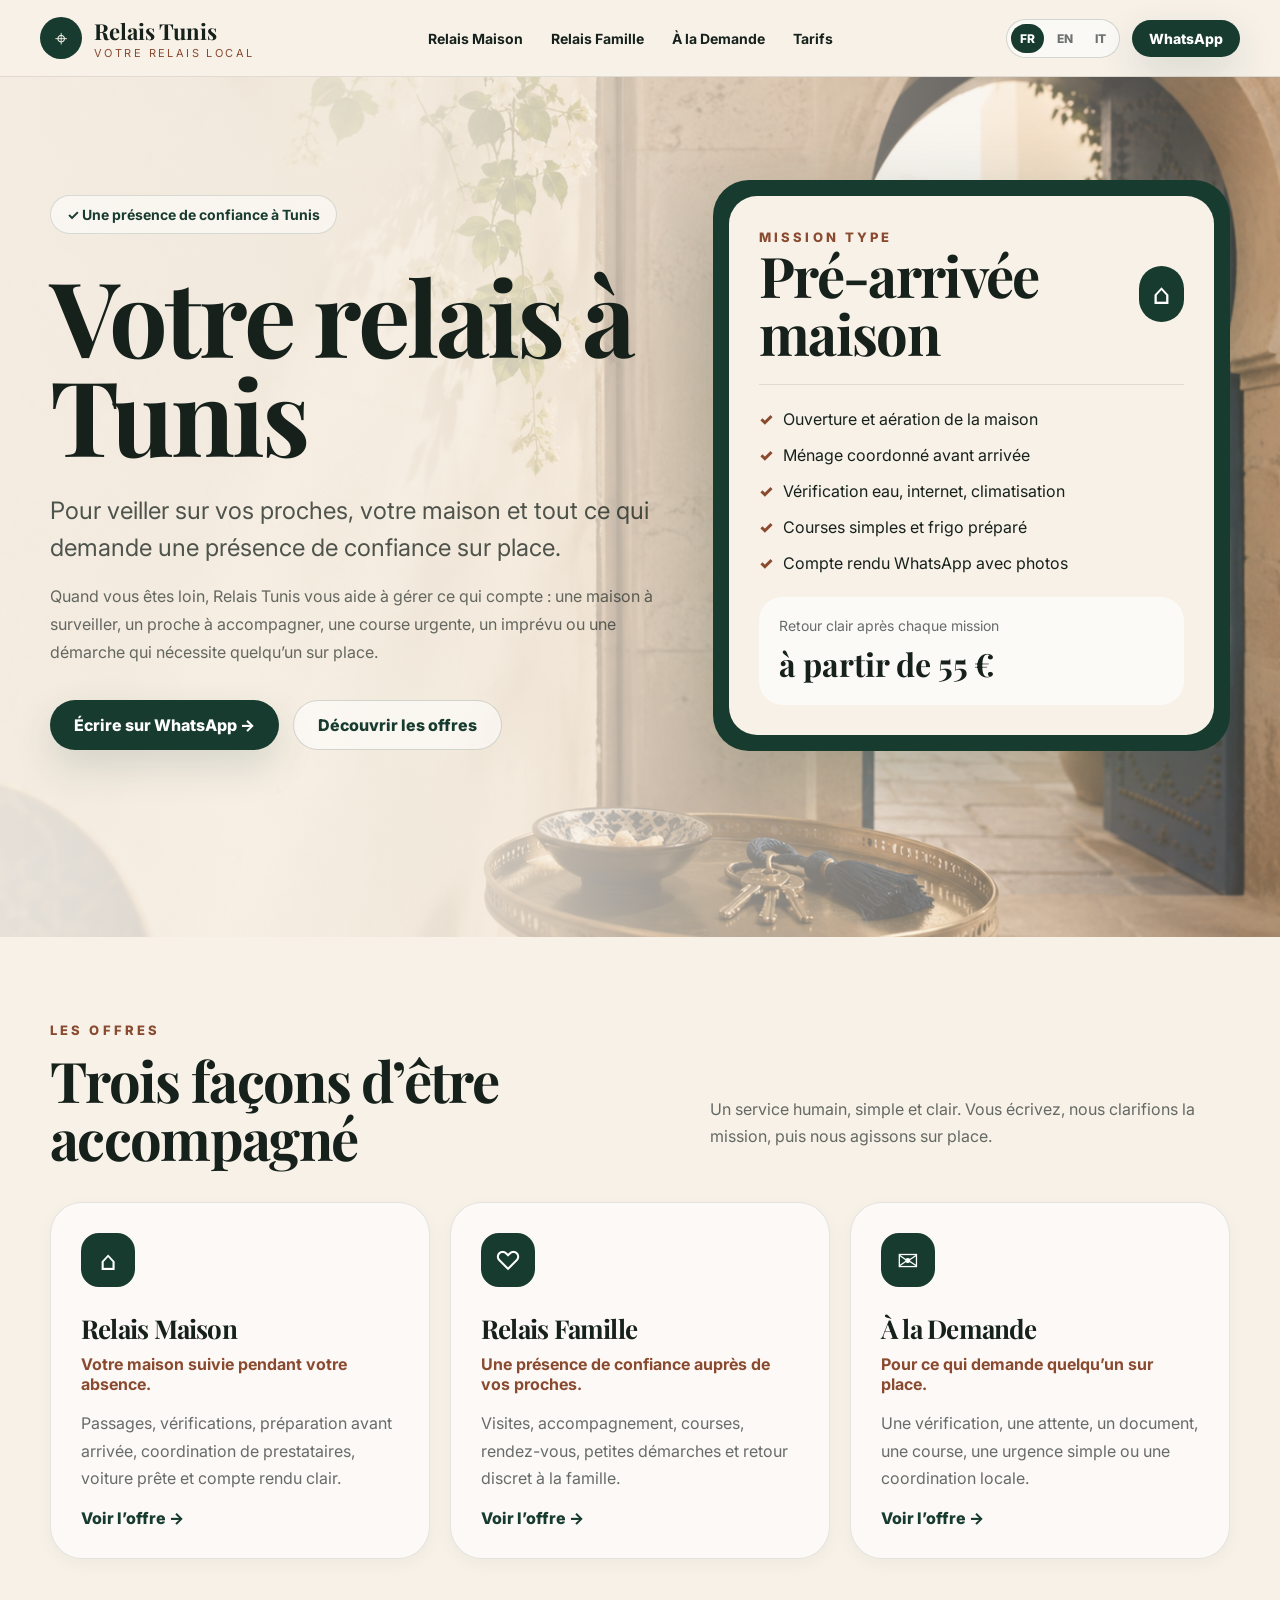
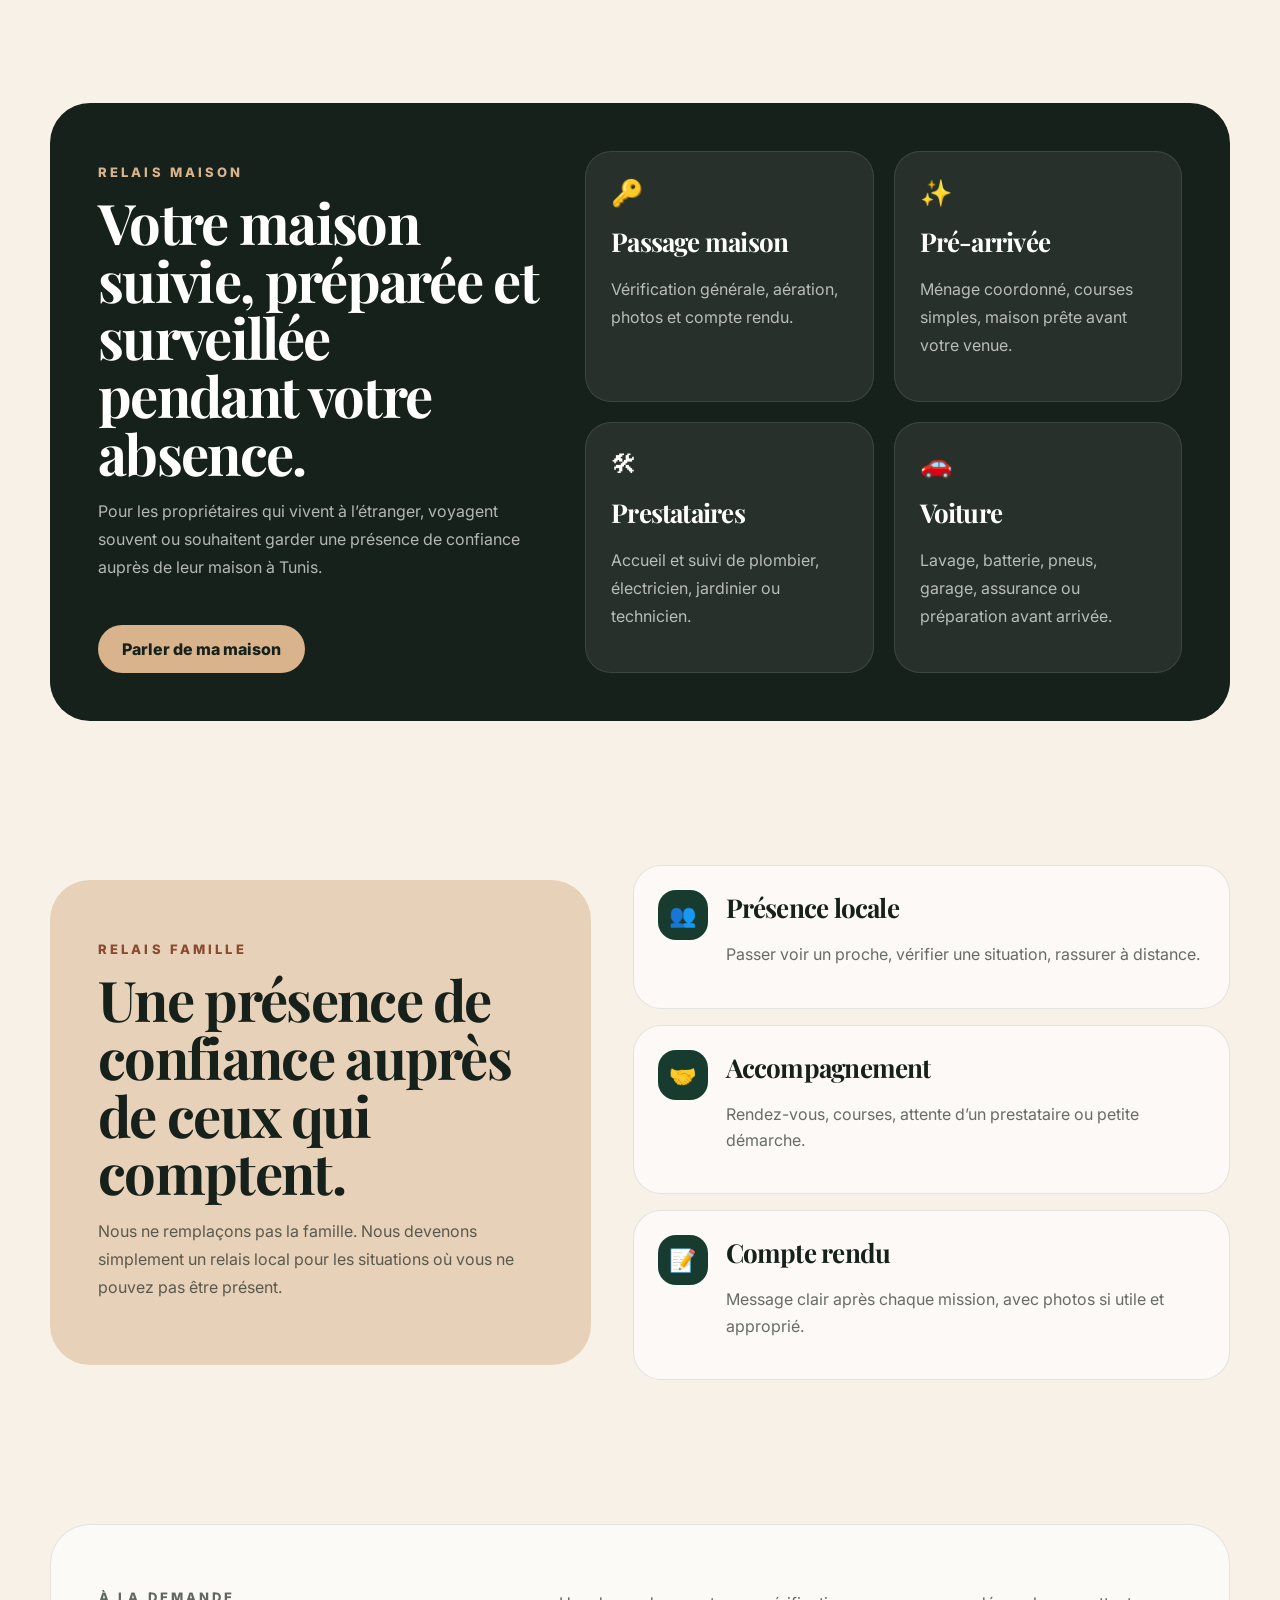
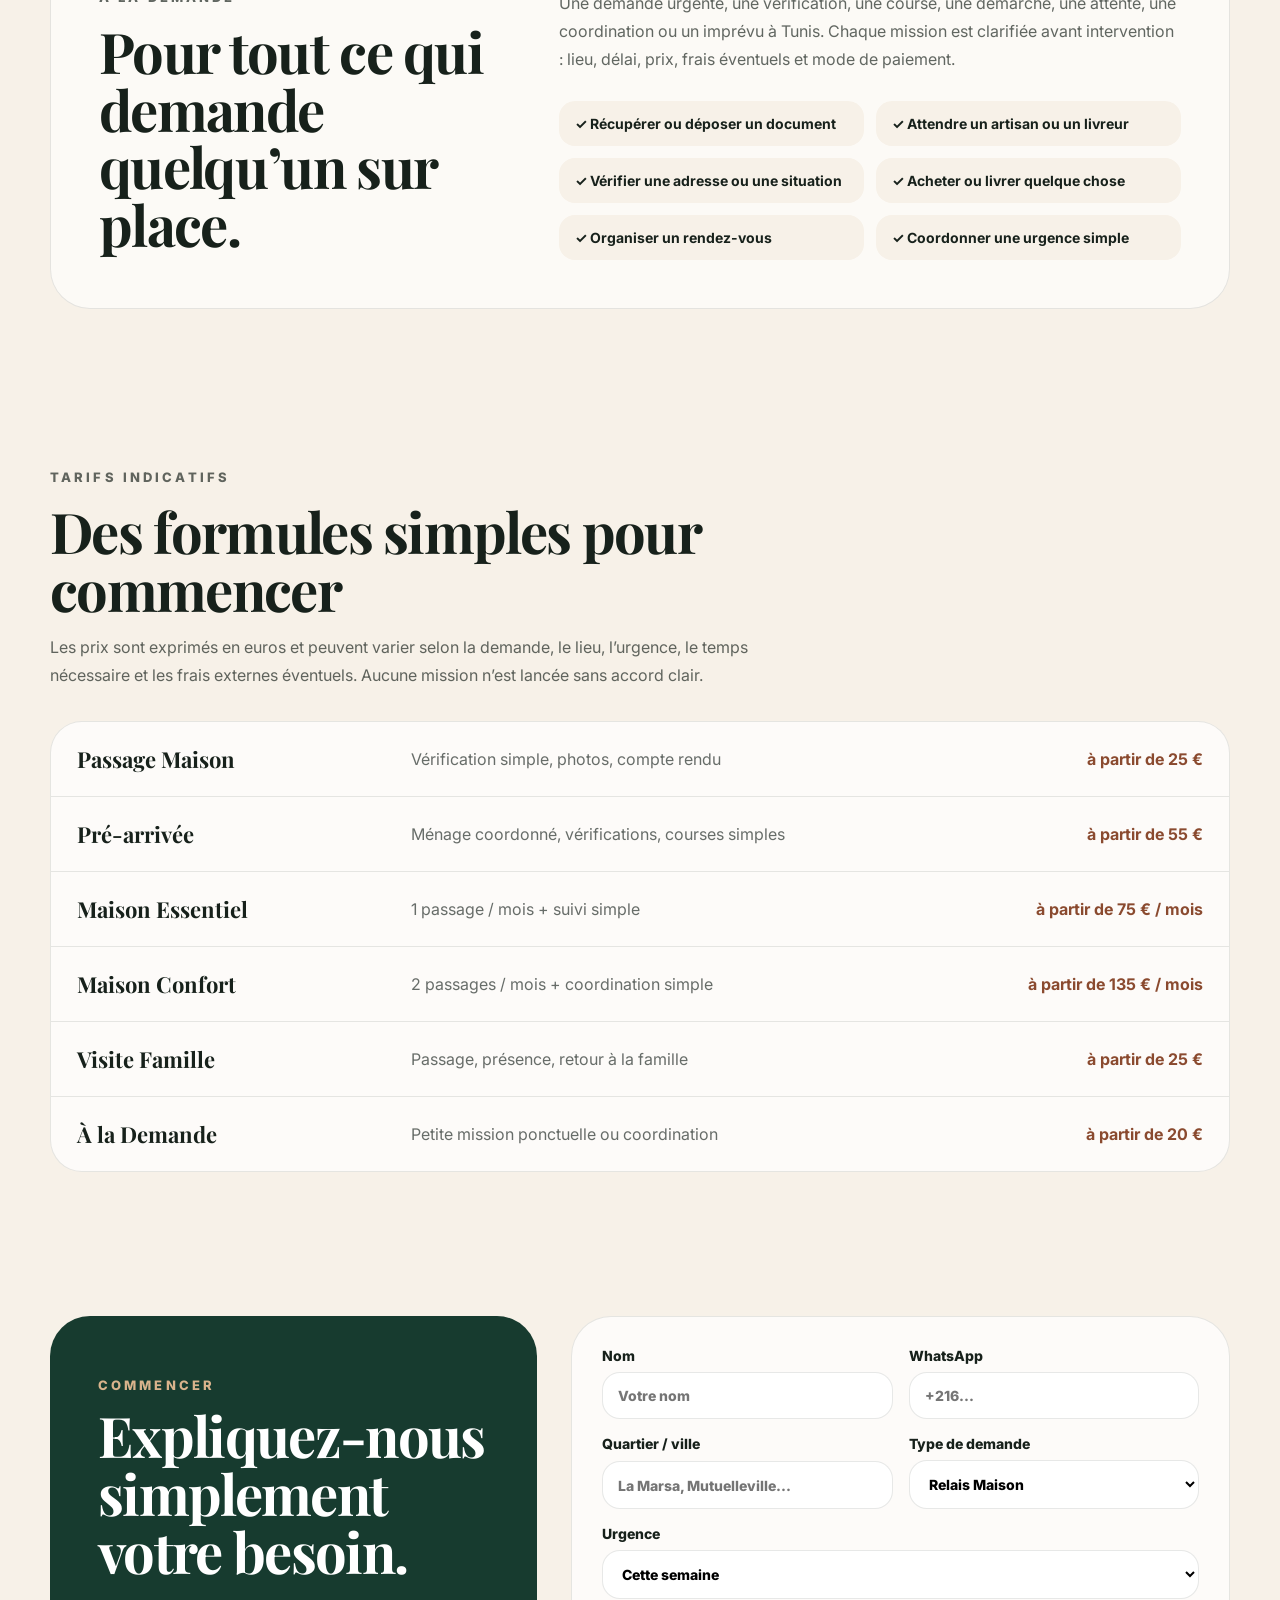
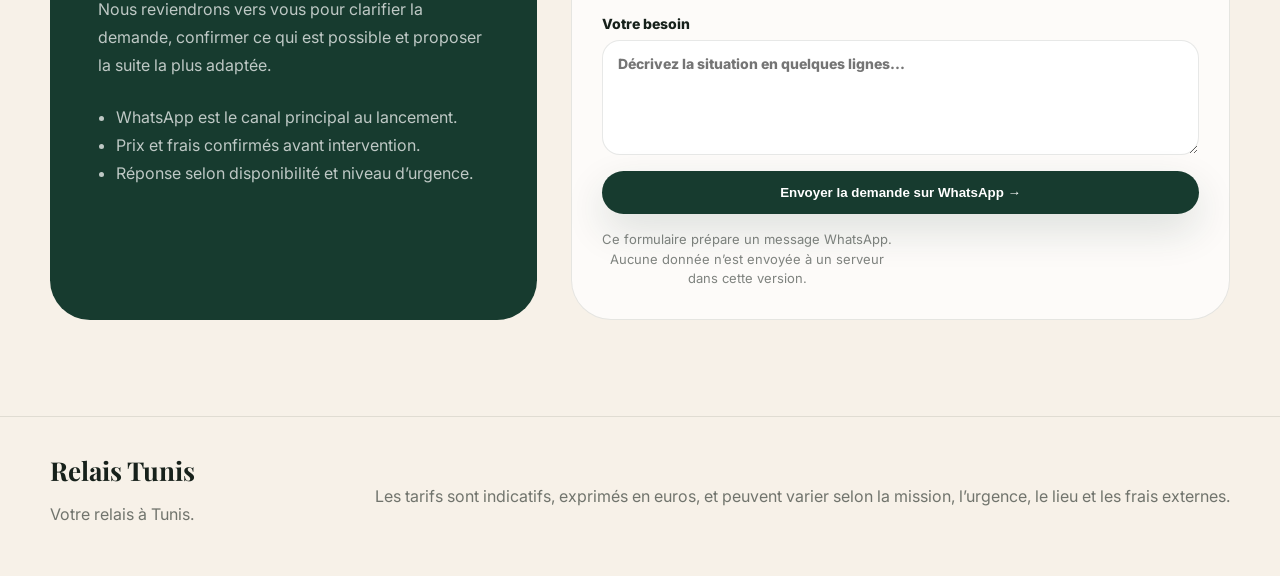
<file: index.html>
<!doctype html>
<html lang="fr">
<head>
  <meta charset="utf-8" />
  <meta name="viewport" content="width=device-width, initial-scale=1" />
  <title>Relais Tunis — Votre relais à Tunis</title>
  <meta name="description" content="Relais Tunis vous aide à veiller sur vos proches, votre maison et tout ce qui demande une présence de confiance sur place à Tunis." />
  <meta property="og:title" content="Relais Tunis" />
  <meta property="og:description" content="Maison, famille et demandes locales à Tunis avec une présence de confiance sur place." />
  <meta property="og:type" content="website" />
  <link rel="alternate" hreflang="fr" href="index.html?lang=fr" />
  <link rel="alternate" hreflang="en" href="index.html?lang=en" />
  <link rel="alternate" hreflang="it" href="index.html?lang=it" />
  <link rel="preconnect" href="https://fonts.googleapis.com">
  <link rel="preconnect" href="https://fonts.gstatic.com" crossorigin>
  <link href="https://fonts.googleapis.com/css2?family=Inter:wght@400;500;600;700;800&family=Playfair+Display:wght@600;700&display=swap" rel="stylesheet">
  <link rel="stylesheet" href="styles.css" />
</head>
<body>
  <header class="site-header">
    <a class="brand" href="#top"><span class="brand-mark">⌖</span><span><strong>Relais Tunis</strong><small data-i18n="tagline">Votre relais local</small></span></a>
    <nav class="desktop-nav"><a href="#maison" data-i18n="navMaison">Relais Maison</a><a href="#famille" data-i18n="navFamille">Relais Famille</a><a href="#demande" data-i18n="navDemande">À la Demande</a><a href="#tarifs" data-i18n="navTarifs">Tarifs</a></nav>
    <div class="header-actions"><div class="language-selector"><a href="index.html?lang=fr" data-lang-link="fr">FR</a><a href="index.html?lang=en" data-lang-link="en">EN</a><a href="index.html?lang=it" data-lang-link="it">IT</a></div><a class="btn btn-dark small" id="headerWhatsapp" target="_blank" rel="noreferrer">WhatsApp</a></div>
  </header>
  <main id="top">
    <section class="hero section"><div class="glow glow-left"></div><div class="glow glow-right"></div><div class="container hero-grid"><div class="hero-copy"><p class="pill" data-i18n="pill">✓ Une présence de confiance à Tunis</p><h1 data-i18n="heroTitle">Votre relais à Tunis</h1><p class="lead" data-i18n="heroLead">Pour veiller sur vos proches, votre maison et tout ce qui demande une présence de confiance sur place.</p><p class="sublead" data-i18n="heroSub">Quand vous êtes loin, Relais Tunis vous aide à gérer ce qui compte : une maison à surveiller, un proche à accompagner, une course urgente, un imprévu ou une démarche qui nécessite quelqu’un sur place.</p><div class="actions"><a class="btn btn-dark" id="heroWhatsapp" target="_blank" rel="noreferrer" data-i18n="heroCta">Écrire sur WhatsApp →</a><a class="btn btn-light" href="#offres" data-i18n="heroSecondary">Découvrir les offres</a></div></div><aside class="mission-card"><div class="mission-inner"><div class="mission-head"><div><small data-i18n="missionLabel">Mission type</small><h2 data-i18n="missionTitle">Pré-arrivée maison</h2></div><span class="round-icon">⌂</span></div><ul class="check-list"><li data-i18n="mission1">Ouverture et aération de la maison</li><li data-i18n="mission2">Ménage coordonné avant arrivée</li><li data-i18n="mission3">Vérification eau, internet, climatisation</li><li data-i18n="mission4">Courses simples et frigo préparé</li><li data-i18n="mission5">Compte rendu WhatsApp avec photos</li></ul><div class="price-box"><span data-i18n="missionNote">Retour clair après chaque mission</span><strong data-i18n="missionPrice">à partir de 55 €</strong></div></div></aside></div></section>
    <section id="offres" class="section"><div class="container"><div class="section-head"><div><p class="eyebrow" data-i18n="offersEyebrow">Les offres</p><h2 data-i18n="offersTitle">Trois façons d’être accompagné</h2></div><p data-i18n="offersIntro">Un service humain, simple et clair. Vous écrivez, nous clarifions la mission, puis nous agissons sur place.</p></div><div class="cards three"><a class="offer-card" href="#maison"><span>⌂</span><h3 data-i18n="cardMaisonTitle">Relais Maison</h3><strong data-i18n="cardMaisonStrong">Votre maison suivie pendant votre absence.</strong><p data-i18n="cardMaisonText">Passages, vérifications, préparation avant arrivée, coordination de prestataires, voiture prête et compte rendu clair.</p><em data-i18n="cardLink">Voir l’offre →</em></a><a class="offer-card" href="#famille"><span>♡</span><h3 data-i18n="cardFamilleTitle">Relais Famille</h3><strong data-i18n="cardFamilleStrong">Une présence de confiance auprès de vos proches.</strong><p data-i18n="cardFamilleText">Visites, accompagnement, courses, rendez-vous, petites démarches et retour discret à la famille.</p><em data-i18n="cardLink">Voir l’offre →</em></a><a class="offer-card" href="#demande"><span>✉</span><h3 data-i18n="cardDemandeTitle">À la Demande</h3><strong data-i18n="cardDemandeStrong">Pour ce qui demande quelqu’un sur place.</strong><p data-i18n="cardDemandeText">Une vérification, une attente, un document, une course, une urgence simple ou une coordination locale.</p><em data-i18n="cardLink">Voir l’offre →</em></a></div></div></section>
    <section id="maison" class="section"><div class="container dark-panel"><div class="panel-copy"><p class="eyebrow light" data-i18n="maisonEyebrow">Relais Maison</p><h2 data-i18n="maisonTitle">Votre maison suivie, préparée et surveillée pendant votre absence.</h2><p data-i18n="maisonText">Pour les propriétaires qui vivent à l’étranger, voyagent souvent ou souhaitent garder une présence de confiance auprès de leur maison à Tunis.</p><a class="btn btn-gold" id="maisonWhatsapp" target="_blank" rel="noreferrer" data-i18n="maisonCta">Parler de ma maison</a></div><div class="cards two compact"><div class="dark-card"><span>🔑</span><h3 data-i18n="maisonA">Passage maison</h3><p data-i18n="maisonAText">Vérification générale, aération, photos et compte rendu.</p></div><div class="dark-card"><span>✨</span><h3 data-i18n="maisonB">Pré-arrivée</h3><p data-i18n="maisonBText">Ménage coordonné, courses simples, maison prête avant votre venue.</p></div><div class="dark-card"><span>🛠</span><h3 data-i18n="maisonC">Prestataires</h3><p data-i18n="maisonCText">Accueil et suivi de plombier, électricien, jardinier ou technicien.</p></div><div class="dark-card"><span>🚗</span><h3 data-i18n="maisonD">Voiture</h3><p data-i18n="maisonDText">Lavage, batterie, pneus, garage, assurance ou préparation avant arrivée.</p></div></div></div></section>
    <section id="famille" class="section"><div class="container split"><div class="warm-panel"><p class="eyebrow" data-i18n="familleEyebrow">Relais Famille</p><h2 data-i18n="familleTitle">Une présence de confiance auprès de ceux qui comptent.</h2><p data-i18n="familleText">Nous ne remplaçons pas la famille. Nous devenons simplement un relais local pour les situations où vous ne pouvez pas être présent.</p></div><div class="stack"><div class="list-card"><span>👥</span><div><h3 data-i18n="familleA">Présence locale</h3><p data-i18n="familleAText">Passer voir un proche, vérifier une situation, rassurer à distance.</p></div></div><div class="list-card"><span>🤝</span><div><h3 data-i18n="familleB">Accompagnement</h3><p data-i18n="familleBText">Rendez-vous, courses, attente d’un prestataire ou petite démarche.</p></div></div><div class="list-card"><span>📝</span><div><h3 data-i18n="familleC">Compte rendu</h3><p data-i18n="familleCText">Message clair après chaque mission, avec photos si utile et approprié.</p></div></div></div></div></section>
    <section id="demande" class="section"><div class="container light-panel"><div><p class="eyebrow" data-i18n="demandeEyebrow">À la Demande</p><h2 data-i18n="demandeTitle">Pour tout ce qui demande quelqu’un sur place.</h2></div><div><p data-i18n="demandeText">Une demande urgente, une vérification, une course, une démarche, une attente, une coordination ou un imprévu à Tunis. Chaque mission est clarifiée avant intervention : lieu, délai, prix, frais éventuels et mode de paiement.</p><div class="mini-grid"><span data-i18n="demande1">✓ Récupérer ou déposer un document</span><span data-i18n="demande2">✓ Attendre un artisan ou un livreur</span><span data-i18n="demande3">✓ Vérifier une adresse ou une situation</span><span data-i18n="demande4">✓ Acheter ou livrer quelque chose</span><span data-i18n="demande5">✓ Organiser un rendez-vous</span><span data-i18n="demande6">✓ Coordonner une urgence simple</span></div></div></div></section>
    <section id="tarifs" class="section"><div class="container"><div class="narrow"><p class="eyebrow" data-i18n="pricingEyebrow">Tarifs indicatifs</p><h2 data-i18n="pricingTitle">Des formules simples pour commencer</h2><p data-i18n="pricingText">Les prix sont exprimés en euros et peuvent varier selon la demande, le lieu, l’urgence, le temps nécessaire et les frais externes éventuels. Aucune mission n’est lancée sans accord clair.</p></div><div class="pricing"><div><strong data-i18n="price1Title">Passage Maison</strong><span data-i18n="price1Text">Vérification simple, photos, compte rendu</span><b data-i18n="price1">à partir de 25 €</b></div><div><strong data-i18n="price2Title">Pré-arrivée</strong><span data-i18n="price2Text">Ménage coordonné, vérifications, courses simples</span><b data-i18n="price2">à partir de 55 €</b></div><div><strong data-i18n="price3Title">Maison Essentiel</strong><span data-i18n="price3Text">1 passage / mois + suivi simple</span><b data-i18n="price3">à partir de 75 € / mois</b></div><div><strong data-i18n="price4Title">Maison Confort</strong><span data-i18n="price4Text">2 passages / mois + coordination simple</span><b data-i18n="price4">à partir de 135 € / mois</b></div><div><strong data-i18n="price5Title">Visite Famille</strong><span data-i18n="price5Text">Passage, présence, retour à la famille</span><b data-i18n="price5">à partir de 25 €</b></div><div><strong data-i18n="price6Title">À la Demande</strong><span data-i18n="price6Text">Petite mission ponctuelle ou coordination</span><b data-i18n="price6">à partir de 20 €</b></div></div></div></section>
    <section id="commencer" class="section bottom-section"><div class="container contact-grid"><div class="contact-intro"><p class="eyebrow light" data-i18n="startEyebrow">Commencer</p><h2 data-i18n="startTitle">Expliquez-nous simplement votre besoin.</h2><p data-i18n="startText">Nous reviendrons vers vous pour clarifier la demande, confirmer ce qui est possible et proposer la suite la plus adaptée.</p><ul><li data-i18n="start1">WhatsApp est le canal principal au lancement.</li><li data-i18n="start2">Prix et frais confirmés avant intervention.</li><li data-i18n="start3">Réponse selon disponibilité et niveau d’urgence.</li></ul></div><form class="contact-form" id="requestForm"><label><span data-i18n="formName">Nom</span><input id="name" data-i18n-placeholder="formNamePlaceholder" placeholder="Votre nom" /></label><label>WhatsApp<input id="phone" placeholder="+216..." /></label><label><span data-i18n="formArea">Quartier / ville</span><input id="area" placeholder="La Marsa, Mutuelleville..." /></label><label><span data-i18n="formType">Type de demande</span><select id="type"><option data-i18n="optionMaison">Relais Maison</option><option data-i18n="optionFamille">Relais Famille</option><option data-i18n="optionDemande">À la Demande</option><option data-i18n="optionUnsure">Je ne sais pas encore</option></select></label><label class="full"><span data-i18n="formUrgency">Urgence</span><select id="urgency"><option data-i18n="urgentToday">Aujourd’hui</option><option selected data-i18n="urgentWeek">Cette semaine</option><option data-i18n="urgentMonth">Ce mois-ci</option><option data-i18n="urgentNone">Pas urgent</option></select></label><label class="full"><span data-i18n="formMessage">Votre besoin</span><textarea id="message" rows="5" data-i18n-placeholder="formMessagePlaceholder" placeholder="Décrivez la situation en quelques lignes..."></textarea></label><button class="btn btn-dark full" type="submit" data-i18n="formButton">Envoyer la demande sur WhatsApp →</button><p class="form-note" data-i18n="formNote">Ce formulaire prépare un message WhatsApp. Aucune donnée n’est envoyée à un serveur dans cette version.</p></form></div></section>
  </main>
  <footer><div class="container footer-inner"><div><strong>Relais Tunis</strong><p data-i18n="footerTag">Votre relais à Tunis.</p></div><p data-i18n="footerNote">Les tarifs sont indicatifs, exprimés en euros, et peuvent varier selon la mission, l’urgence, le lieu et les frais externes.</p></div></footer>
  <script src="script.js?v=eur2"></script>
  <script src="price-overrides.js?v=eur2"></script>
  <script src="language-switcher.js?v=eur2"></script>
</body>
</html>
</file>
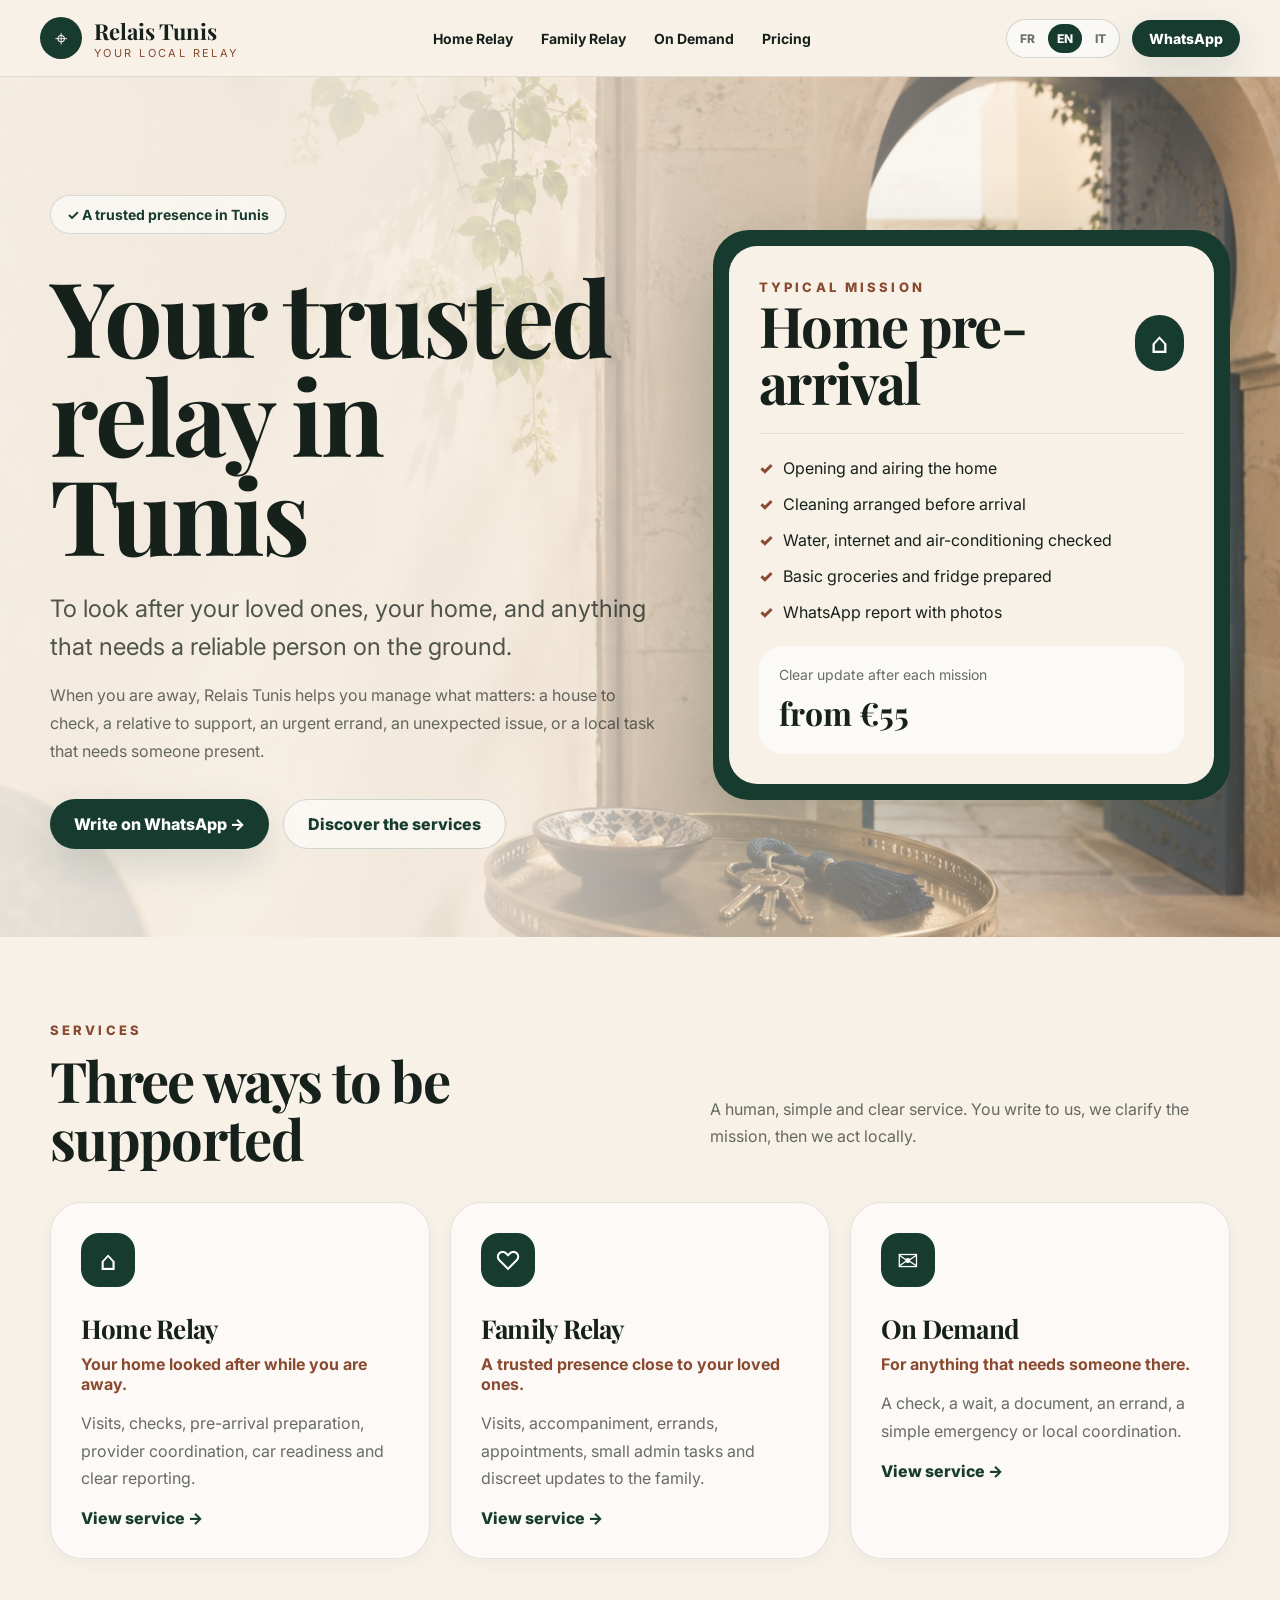
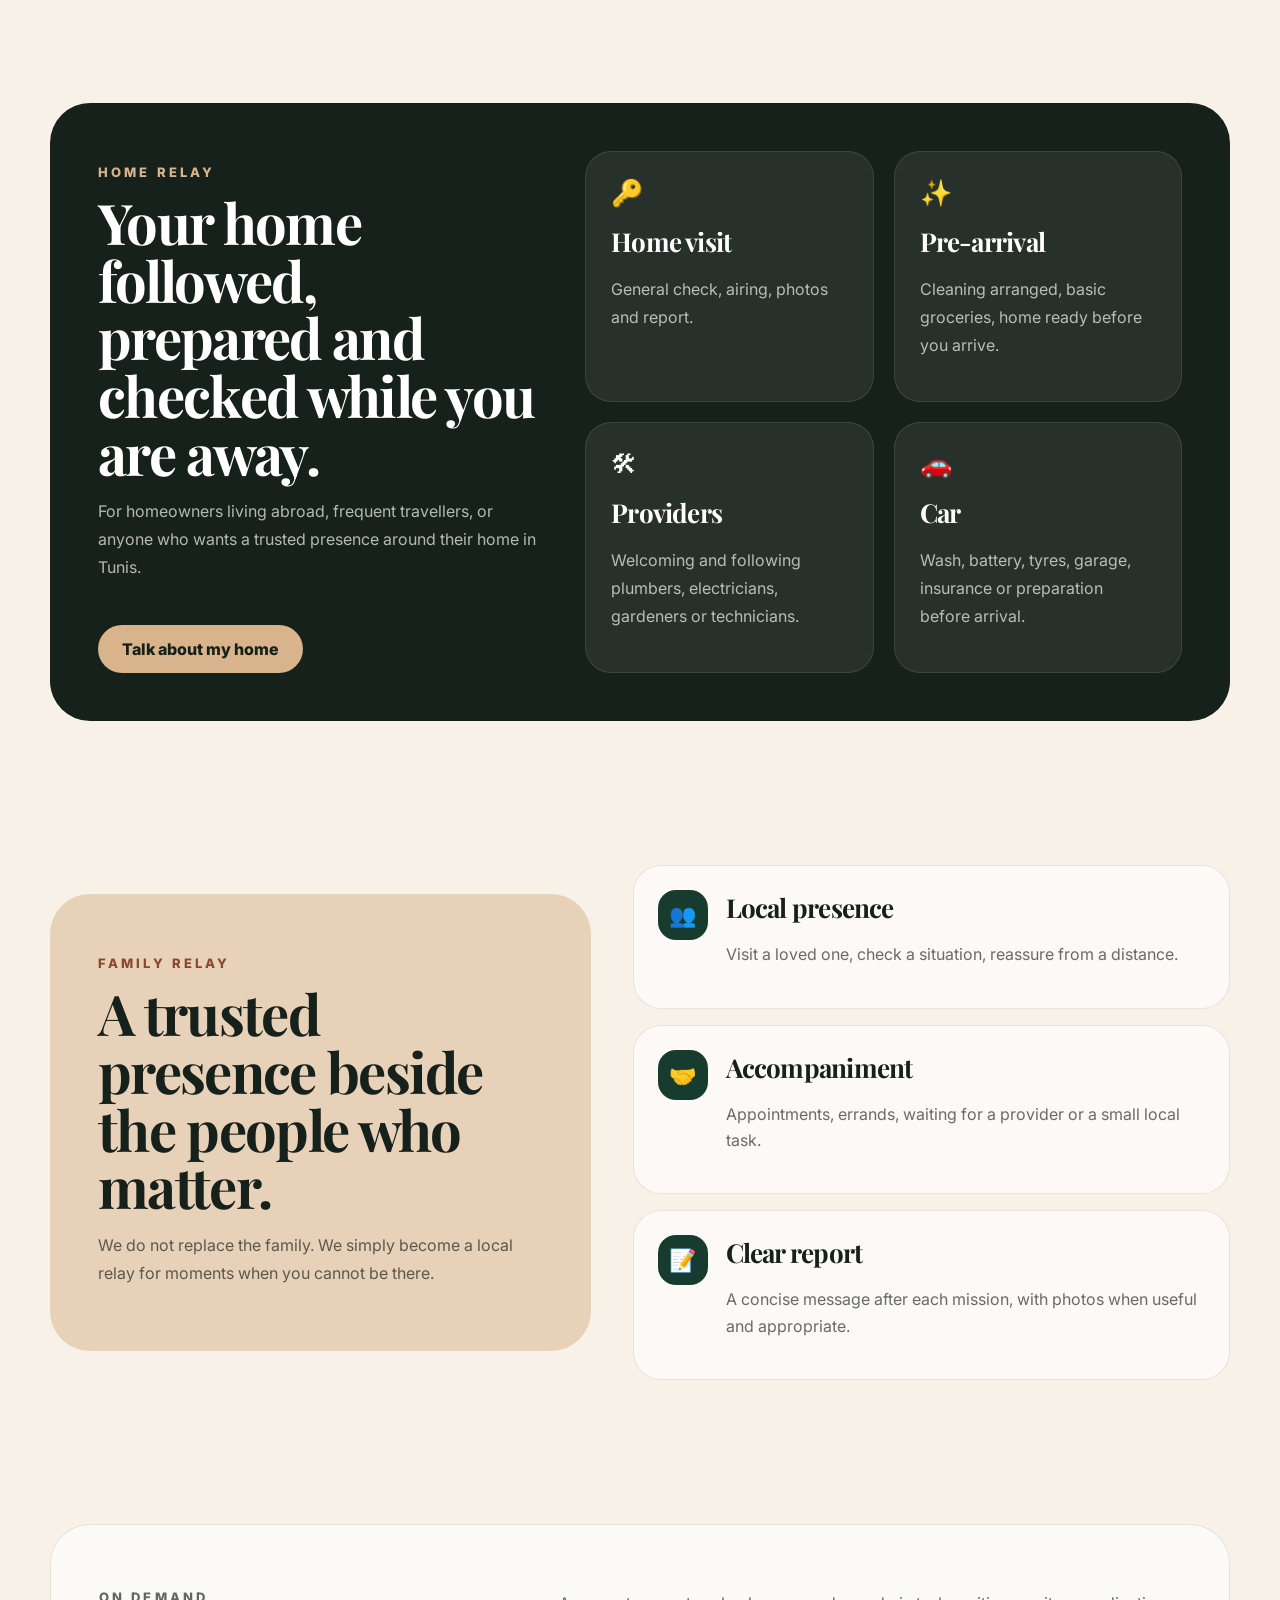
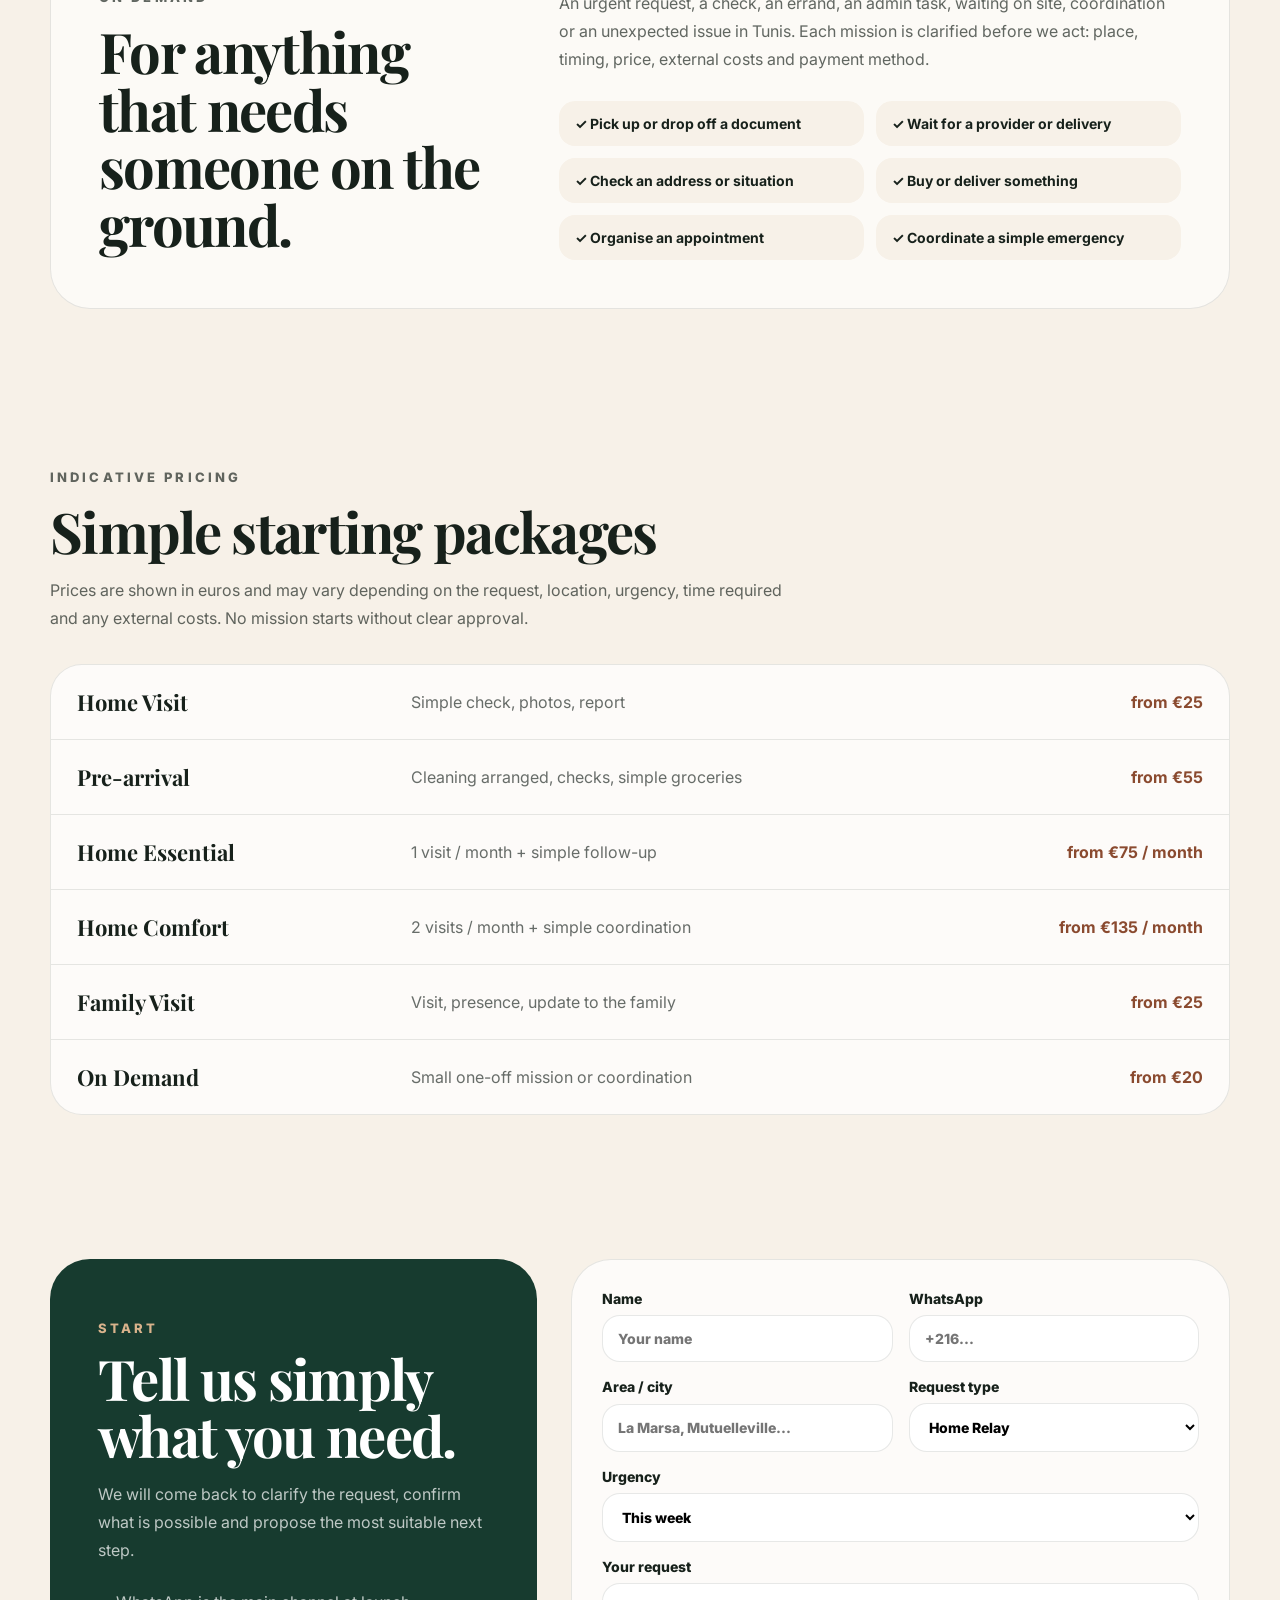
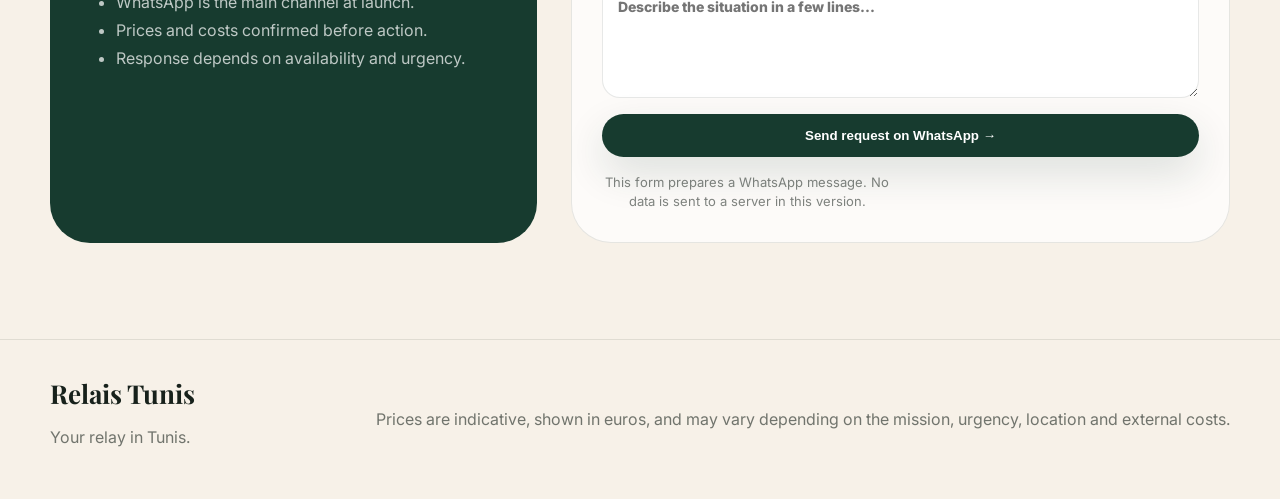
<file: en.html>
<!doctype html>
<html lang="en">
<head>
  <meta charset="utf-8" />
  <meta name="viewport" content="width=device-width, initial-scale=1" />
  <title>Relais Tunis — Your trusted relay in Tunis</title>
  <meta name="description" content="Relais Tunis helps you look after your home, loved ones and local requests in Tunis with a trusted presence on the ground." />
  <meta property="og:title" content="Relais Tunis" />
  <meta property="og:description" content="Home care, family support and local requests in Tunis with a trusted presence on the ground." />
  <meta property="og:type" content="website" />
  <link rel="alternate" hreflang="fr" href="index.html" />
  <link rel="alternate" hreflang="en" href="en.html" />
  <link rel="alternate" hreflang="it" href="it.html" />
  <link rel="preconnect" href="https://fonts.googleapis.com"><link rel="preconnect" href="https://fonts.gstatic.com" crossorigin><link href="https://fonts.googleapis.com/css2?family=Inter:wght@400;500;600;700;800&family=Playfair+Display:wght@600;700&display=swap" rel="stylesheet"><link rel="stylesheet" href="styles.css" />
</head>
<body>
<script>document.documentElement.lang='en';</script>
<!-- English page uses the same multilingual structure as index.html -->
<script>location.replace('index.html?lang=en');</script>
</body>
</html>
</file>
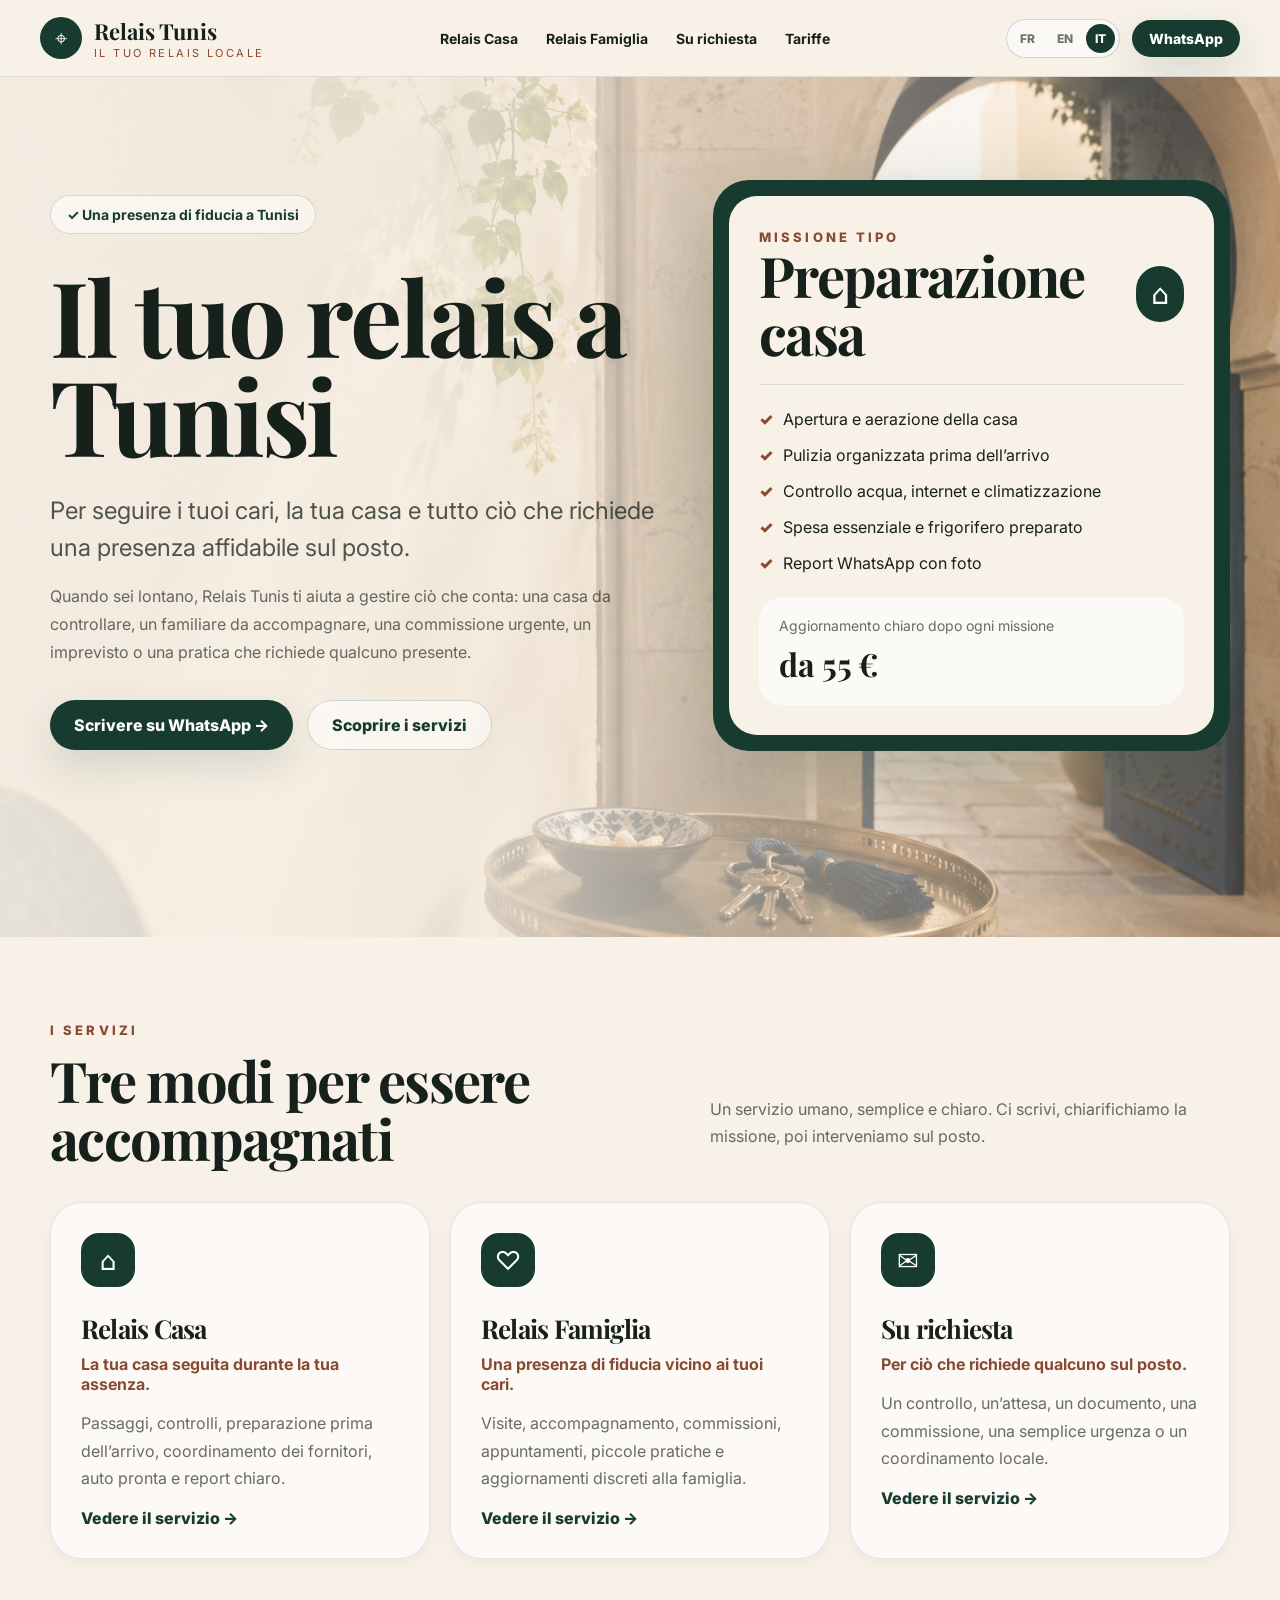
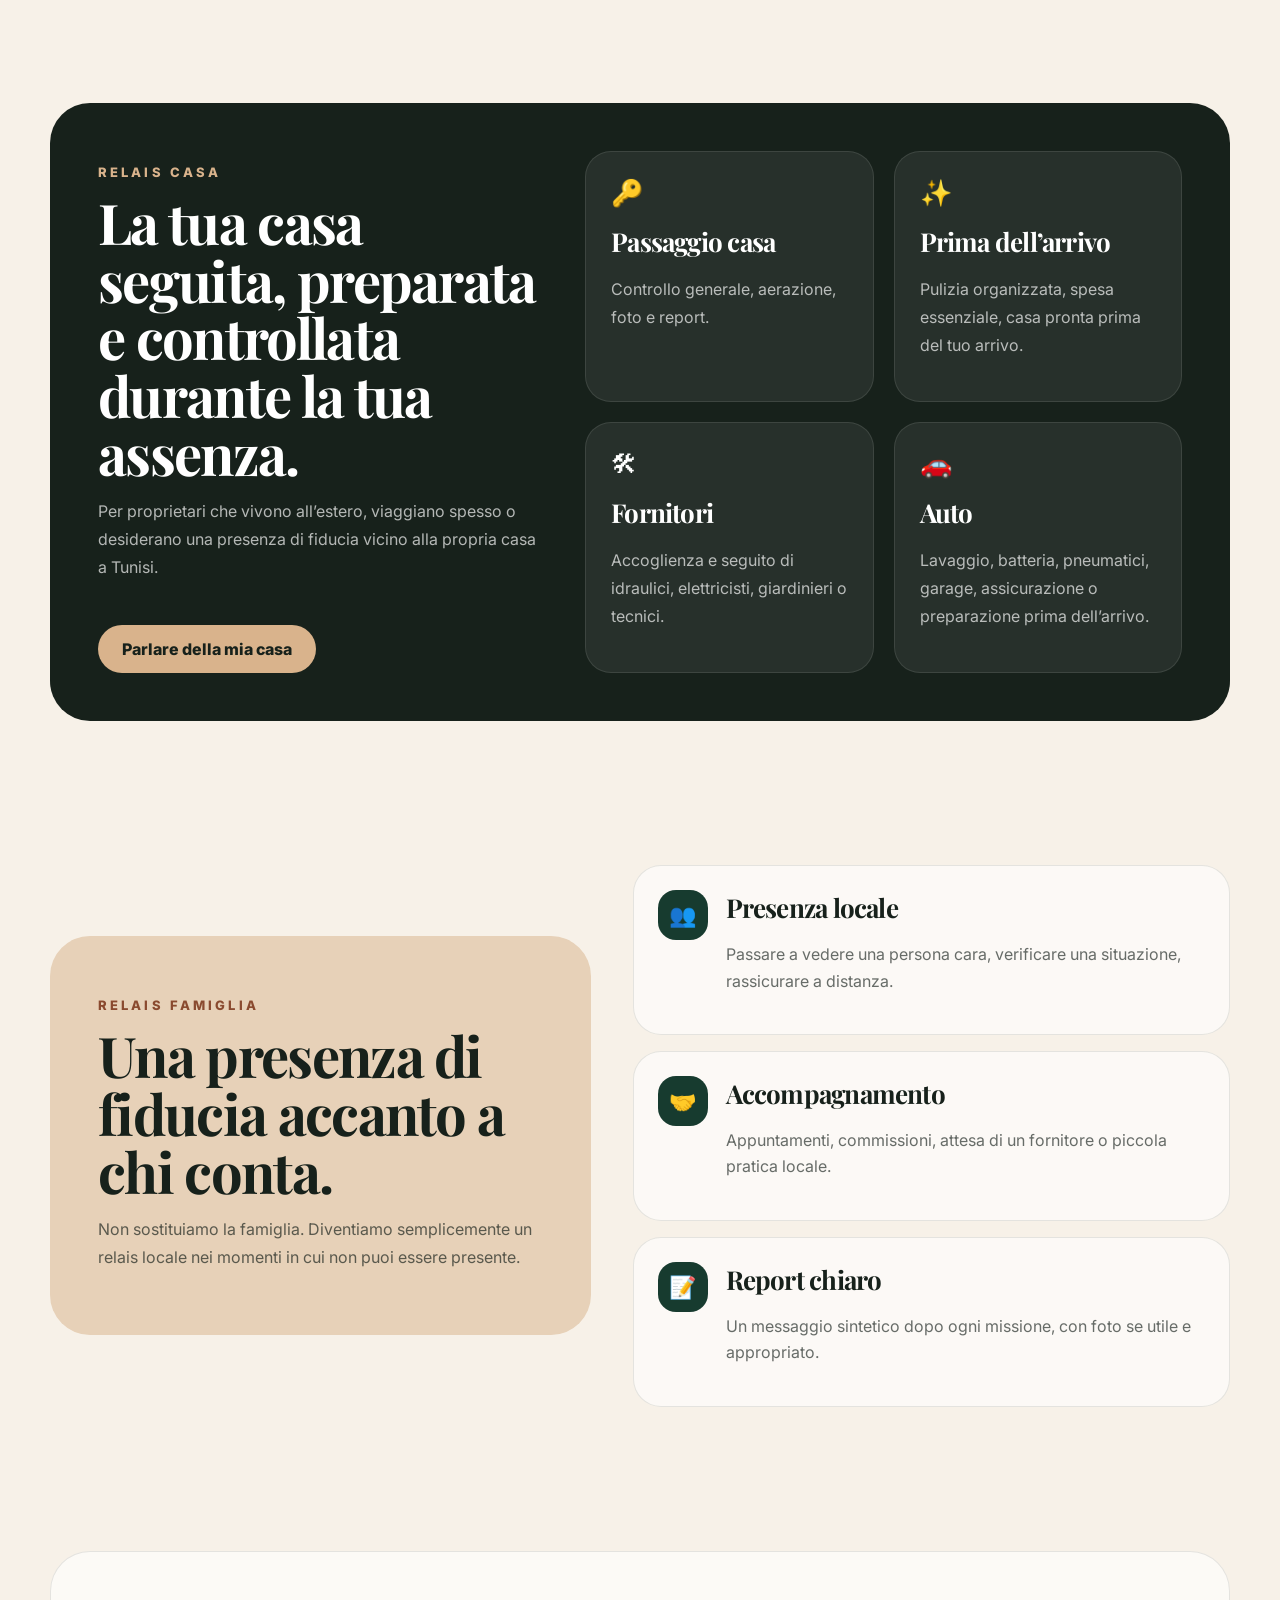
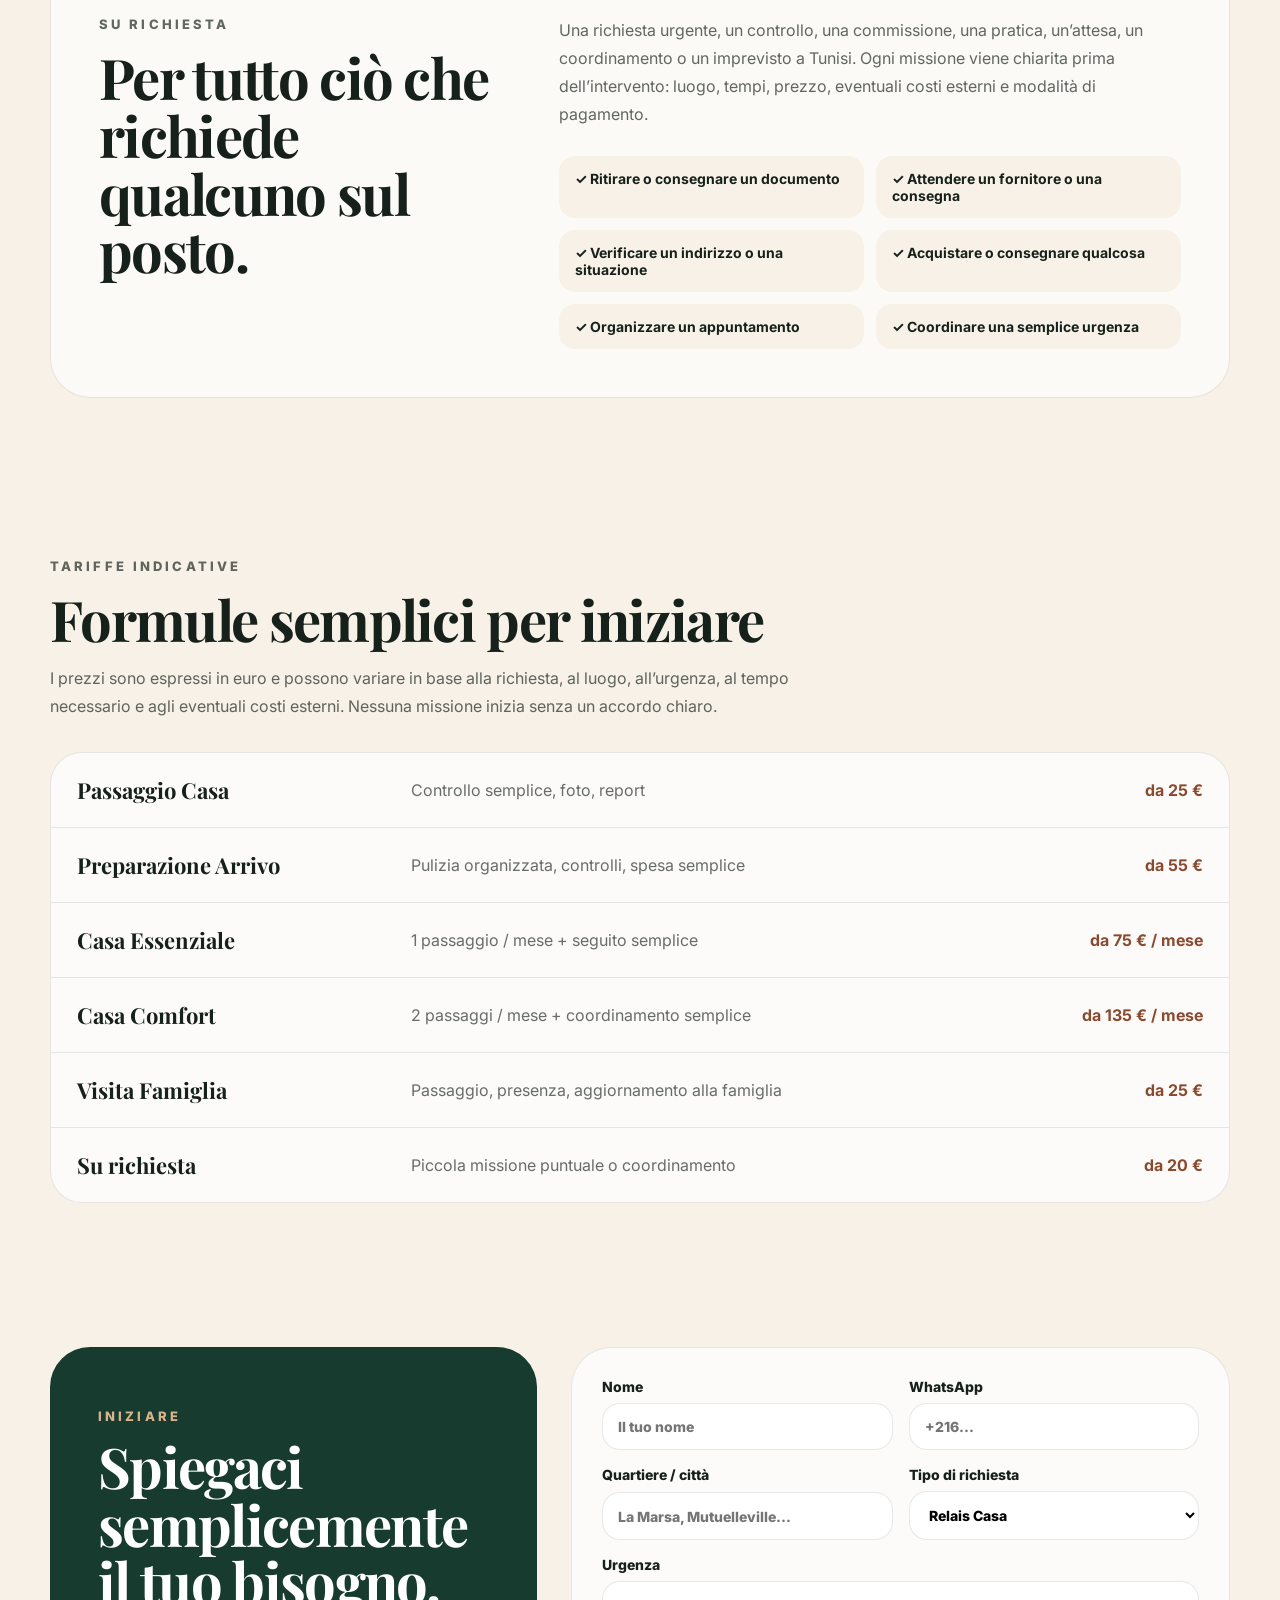
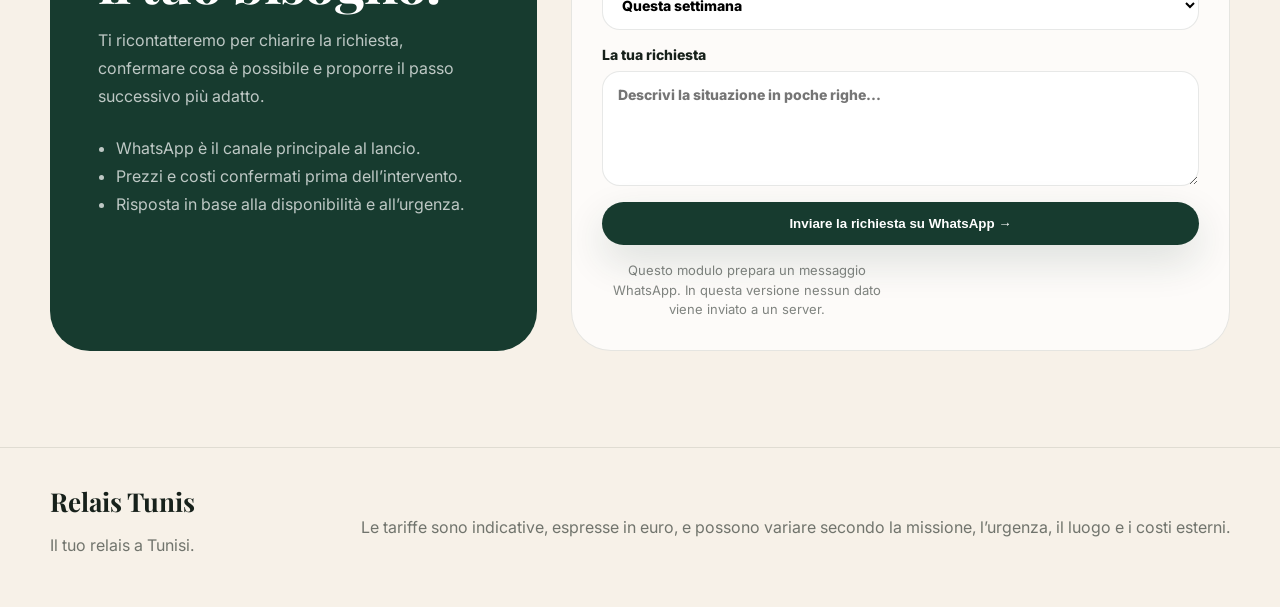
<file: it.html>
<!doctype html>
<html lang="it">
<head>
  <meta charset="utf-8" />
  <meta name="viewport" content="width=device-width, initial-scale=1" />
  <title>Relais Tunis — Il tuo relais a Tunisi</title>
  <meta name="description" content="Relais Tunis ti aiuta a seguire la casa, la famiglia e le richieste locali a Tunisi con una presenza di fiducia sul posto." />
  <meta property="og:title" content="Relais Tunis" />
  <meta property="og:description" content="Casa, famiglia e richieste locali a Tunisi con una presenza di fiducia sul posto." />
  <meta property="og:type" content="website" />
  <link rel="alternate" hreflang="fr" href="index.html" />
  <link rel="alternate" hreflang="en" href="en.html" />
  <link rel="alternate" hreflang="it" href="it.html" />
  <link rel="preconnect" href="https://fonts.googleapis.com"><link rel="preconnect" href="https://fonts.gstatic.com" crossorigin><link href="https://fonts.googleapis.com/css2?family=Inter:wght@400;500;600;700;800&family=Playfair+Display:wght@600;700&display=swap" rel="stylesheet"><link rel="stylesheet" href="styles.css" />
</head>
<body>
<script>document.documentElement.lang='it';</script>
<script>location.replace('index.html?lang=it');</script>
</body>
</html>
</file>
<file: styles.css>
:root{--bg:#f7f1e8;--ink:#17211b;--green:#173b2f;--green2:#0f2a21;--gold:#d9b38c;--terracotta:#8a4a2f;--line:rgba(23,33,27,.1);--white:rgba(255,255,255,.65)}*{box-sizing:border-box}html{scroll-behavior:smooth}body{margin:0;background:var(--bg);color:var(--ink);font-family:Inter,system-ui,-apple-system,Segoe UI,sans-serif}a{color:inherit;text-decoration:none}.site-header{position:sticky;top:0;z-index:50;display:flex;align-items:center;justify-content:space-between;gap:20px;padding:16px clamp(20px,4vw,40px);border-bottom:1px solid var(--line);background:rgba(247,241,232,.92);backdrop-filter:blur(16px)}.brand{display:flex;align-items:center;gap:12px}.brand-mark{display:grid;place-items:center;width:42px;height:42px;border-radius:999px;background:var(--green);color:var(--bg);font-size:22px}.brand strong{font-family:'Playfair Display',serif;font-size:22px}.brand small{display:block;color:var(--terracotta);font-size:11px;text-transform:uppercase;letter-spacing:.22em}.desktop-nav{display:flex;gap:28px;font-size:14px;font-weight:700}.desktop-nav a:hover{color:var(--terracotta)}.container{max-width:1180px;margin:0 auto}.section{padding:72px clamp(20px,4vw,40px)}.hero{position:relative;overflow:hidden;padding-top:88px}.hero-grid{display:grid;grid-template-columns:1.08fr .92fr;gap:56px;align-items:center}.glow{position:absolute;border-radius:999px;filter:blur(60px);z-index:-1}.glow-left{left:-120px;top:-140px;width:420px;height:420px;background:rgba(197,139,97,.25)}.glow-right{right:-160px;bottom:-220px;width:520px;height:520px;background:rgba(23,59,47,.16)}.pill{display:inline-flex;border:1px solid rgba(23,59,47,.15);background:rgba(255,255,255,.5);border-radius:999px;padding:10px 16px;color:var(--green);font-weight:700;font-size:14px}h1,h2,h3{margin:0;font-family:'Playfair Display',serif;letter-spacing:-.03em}h1{font-size:clamp(56px,9vw,104px);line-height:.95;margin-top:18px}h2{font-size:clamp(36px,5vw,56px);line-height:1.03}h3{font-size:26px}.lead{font-size:clamp(19px,2.2vw,24px);line-height:1.55;margin:28px 0 0;max-width:720px;color:rgba(23,33,27,.75)}.sublead{font-size:16px;line-height:1.75;max-width:680px;color:rgba(23,33,27,.65)}.actions{display:flex;gap:14px;flex-wrap:wrap;margin-top:34px}.btn{display:inline-flex;align-items:center;justify-content:center;border-radius:999px;padding:14px 24px;font-weight:800;border:0;cursor:pointer;transition:.2s ease}.btn:hover{transform:translateY(-2px)}.btn.small{padding:10px 17px;font-size:14px}.btn-dark{background:var(--green);color:#fff;box-shadow:0 16px 40px rgba(23,59,47,.14)}.btn-dark:hover{background:var(--green2)}.btn-light{background:rgba(255,255,255,.55);border:1px solid rgba(23,59,47,.18);color:var(--green)}.btn-gold{background:var(--gold);color:var(--ink);margin-top:28px}.mission-card{background:var(--green);border-radius:36px;padding:16px;box-shadow:0 26px 80px rgba(23,59,47,.25)}.mission-inner{background:var(--bg);border-radius:28px;padding:30px}.mission-head{display:flex;align-items:center;justify-content:space-between;border-bottom:1px solid var(--line);padding-bottom:22px}.mission-head small,.eyebrow{text-transform:uppercase;letter-spacing:.24em;font-weight:800;color:var(--terracotta);font-size:13px}.round-icon{display:grid;place-items:center;width:56px;height:56px;border-radius:999px;background:var(--green);color:white;font-size:28px}.check-list{list-style:none;padding:0;margin:24px 0;display:grid;gap:16px}.check-list li:before{content:'✓';color:var(--terracotta);font-weight:900;margin-right:10px}.price-box{border-radius:24px;background:rgba(255,255,255,.68);padding:20px}.price-box span{display:block;color:rgba(23,33,27,.65);font-size:14px}.price-box strong{display:block;margin-top:8px;font-family:'Playfair Display',serif;font-size:32px}.section-head{display:flex;justify-content:space-between;align-items:flex-end;gap:30px;margin-bottom:36px}.section-head p:last-child{max-width:520px;line-height:1.7;color:rgba(23,33,27,.65)}.cards{display:grid;gap:20px}.three{grid-template-columns:repeat(3,1fr)}.two{grid-template-columns:repeat(2,1fr)}.offer-card{display:block;border:1px solid var(--line);background:rgba(255,255,255,.6);border-radius:32px;padding:30px;box-shadow:0 5px 18px rgba(23,33,27,.04);transition:.2s ease}.offer-card:hover{transform:translateY(-4px);background:white;box-shadow:0 22px 60px rgba(23,59,47,.1)}.offer-card span{display:grid;place-items:center;width:54px;height:54px;border-radius:18px;background:var(--green);color:white;font-size:26px;margin-bottom:24px}.offer-card strong{display:block;color:var(--terracotta);margin-top:8px}.offer-card p{line-height:1.7;color:rgba(23,33,27,.65)}.offer-card em{font-style:normal;font-weight:800;color:var(--green)}.dark-panel{display:grid;grid-template-columns:.85fr 1.15fr;gap:46px;background:var(--ink);color:#fff;border-radius:40px;padding:48px}.light{color:var(--gold)}.panel-copy p:not(.eyebrow),.dark-card p{color:rgba(255,255,255,.68);line-height:1.75}.dark-card{border:1px solid rgba(255,255,255,.1);background:rgba(255,255,255,.07);border-radius:26px;padding:25px}.dark-card span{font-size:26px}.dark-card h3{margin-top:16px}.split{display:grid;grid-template-columns:.95fr 1.05fr;gap:42px;align-items:center}.warm-panel{background:#e7d1b8;border-radius:40px;padding:48px}.warm-panel p:not(.eyebrow),.light-panel p,.narrow p{line-height:1.75;color:rgba(23,33,27,.68)}.stack{display:grid;gap:16px}.list-card{display:flex;gap:18px;border:1px solid var(--line);background:rgba(255,255,255,.6);border-radius:28px;padding:24px}.list-card span{display:grid;place-items:center;flex:0 0 50px;height:50px;border-radius:18px;background:var(--green);color:#fff;font-size:22px}.list-card p{line-height:1.65;color:rgba(23,33,27,.65)}.light-panel{display:grid;grid-template-columns:.8fr 1.2fr;gap:46px;border:1px solid var(--line);background:rgba(255,255,255,.62);border-radius:40px;padding:48px}.mini-grid{display:grid;grid-template-columns:repeat(2,1fr);gap:12px;margin-top:28px}.mini-grid span{background:var(--bg);border-radius:16px;padding:14px 16px;font-weight:700;font-size:14px}.narrow{max-width:760px;margin-bottom:32px}.pricing{overflow:hidden;border:1px solid var(--line);background:rgba(255,255,255,.72);border-radius:32px}.pricing div{display:grid;grid-template-columns:.8fr 1.2fr .75fr;gap:16px;padding:22px 26px;border-bottom:1px solid var(--line);align-items:center}.pricing div:last-child{border-bottom:0}.pricing strong{font-family:'Playfair Display',serif;font-size:22px}.pricing span{color:rgba(23,33,27,.65)}.pricing b{text-align:right;color:var(--terracotta)}.bottom-section{padding-bottom:96px}.contact-grid{display:grid;grid-template-columns:.85fr 1.15fr;gap:34px}.contact-intro{background:var(--green);color:#fff;border-radius:40px;padding:48px}.contact-intro p:not(.eyebrow),.contact-intro li{color:rgba(255,255,255,.72);line-height:1.75}.contact-intro ul{padding-left:18px;margin-top:24px}.contact-form{display:grid;grid-template-columns:repeat(2,1fr);gap:16px;border:1px solid var(--line);background:rgba(255,255,255,.72);border-radius:40px;padding:30px}label{display:grid;gap:8px;font-weight:800;font-size:14px}.full{grid-column:1/-1}input,select,textarea{width:100%;border:1px solid var(--line);background:white;border-radius:18px;padding:14px 15px;font:inherit;outline:0}input:focus,select:focus,textarea:focus{border-color:var(--terracotta)}textarea{resize:vertical}.form-note{text-align:center;color:rgba(23,33,27,.55);font-size:13px;line-height:1.5;margin:0}footer{border-top:1px solid var(--line);padding:36px clamp(20px,4vw,40px)}.footer-inner{display:flex;justify-content:space-between;gap:24px;align-items:center;color:rgba(23,33,27,.6)}footer strong{font-family:'Playfair Display',serif;font-size:26px;color:var(--ink)}@media (max-width:900px){.desktop-nav{display:none}.hero-grid,.dark-panel,.split,.light-panel,.contact-grid{grid-template-columns:1fr}.three{grid-template-columns:1fr}.section-head{display:block}.pricing div{grid-template-columns:1fr}.pricing b{text-align:left}.contact-form{grid-template-columns:1fr}.mini-grid,.two{grid-template-columns:1fr}h1{font-size:58px}.section{padding-top:54px;padding-bottom:54px}.site-header{gap:12px}.brand small{display:none}.btn.small{padding:10px 14px}.mission-inner,.dark-panel,.warm-panel,.light-panel,.contact-intro,.contact-form{padding:26px;border-radius:28px}}
</file>
